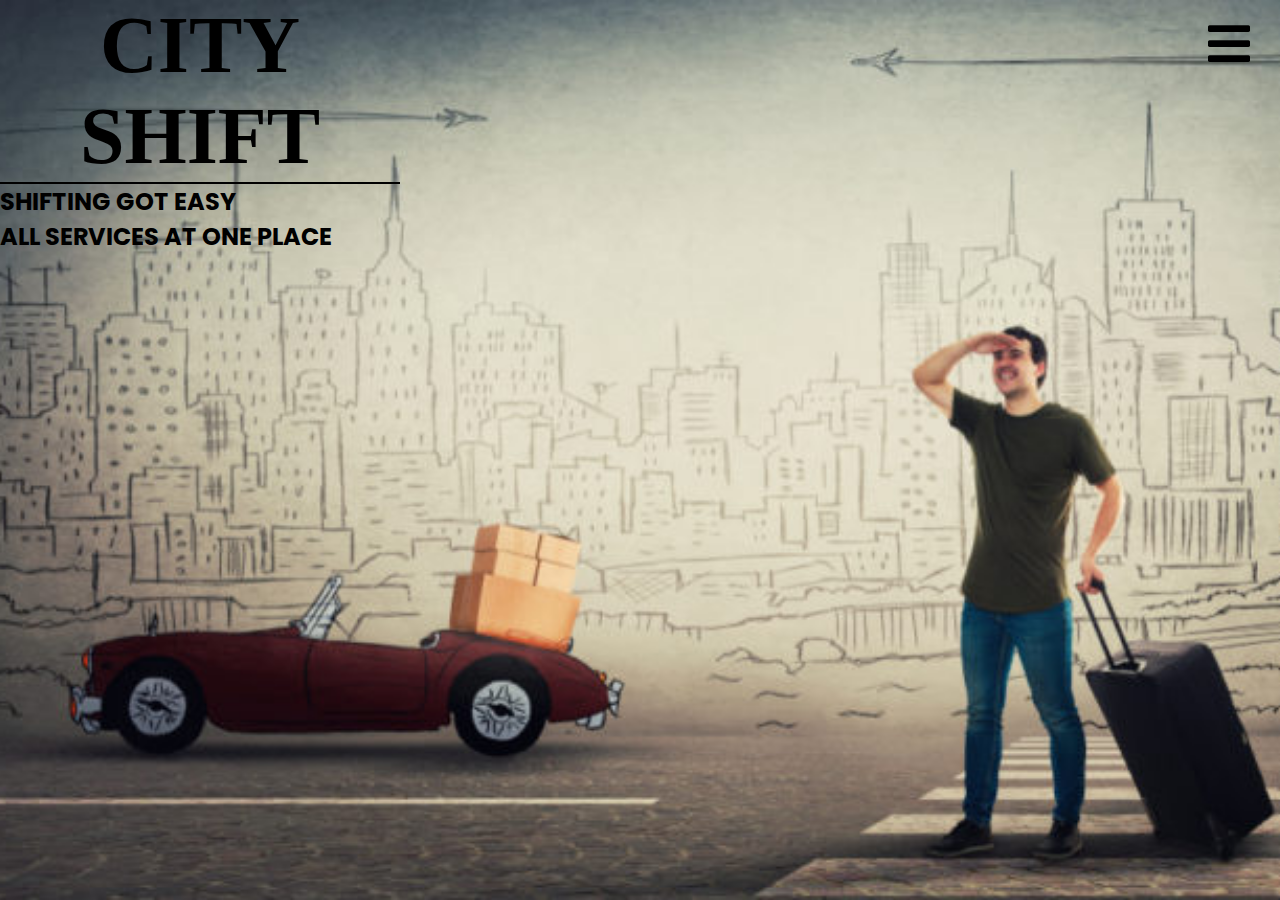
<file: index.html>
<!DOCTYPE html>
<html lang="en">
<head>
    <meta charset="UTF-8">
    <meta http-equiv="X-UA-Compatible" content="IE=edge">
    <meta name="viewport" content="width=device-width, initial-scale=1.0">


    <link rel="stylesheet" href="https://cdnjs.cloudflare.com/ajax/libs/font-awesome/5.15.4/css/all.min.css">


    <link rel="stylesheet" href="style.css">


</head>
<body>
  <div class="container">
    <h1>City Shift</h1>
    <h2>Shifting got easy</h2>
    <h2>All services at one place</h2>
  </div>

<input type="checkbox" name="" id="nav-toggler" class="fas fa-bars">

<nav class="navbar">
    <a href="home/home.html" data-text="Home">Home</a>
    <!-- <a href="#" data-text="Vehicles">Vehicles</a> -->
    <a href="restaurants/foodDelivery.html" data-text="Restaurants">Restaurants</a>
    <a href="services/services.html" data-text="Services">Services</a>
    <a href="contact/contact.html" data-text="Contact">Contact</a>
    <div class="background-image"></div>
</nav>

</body>
</html>
</file>
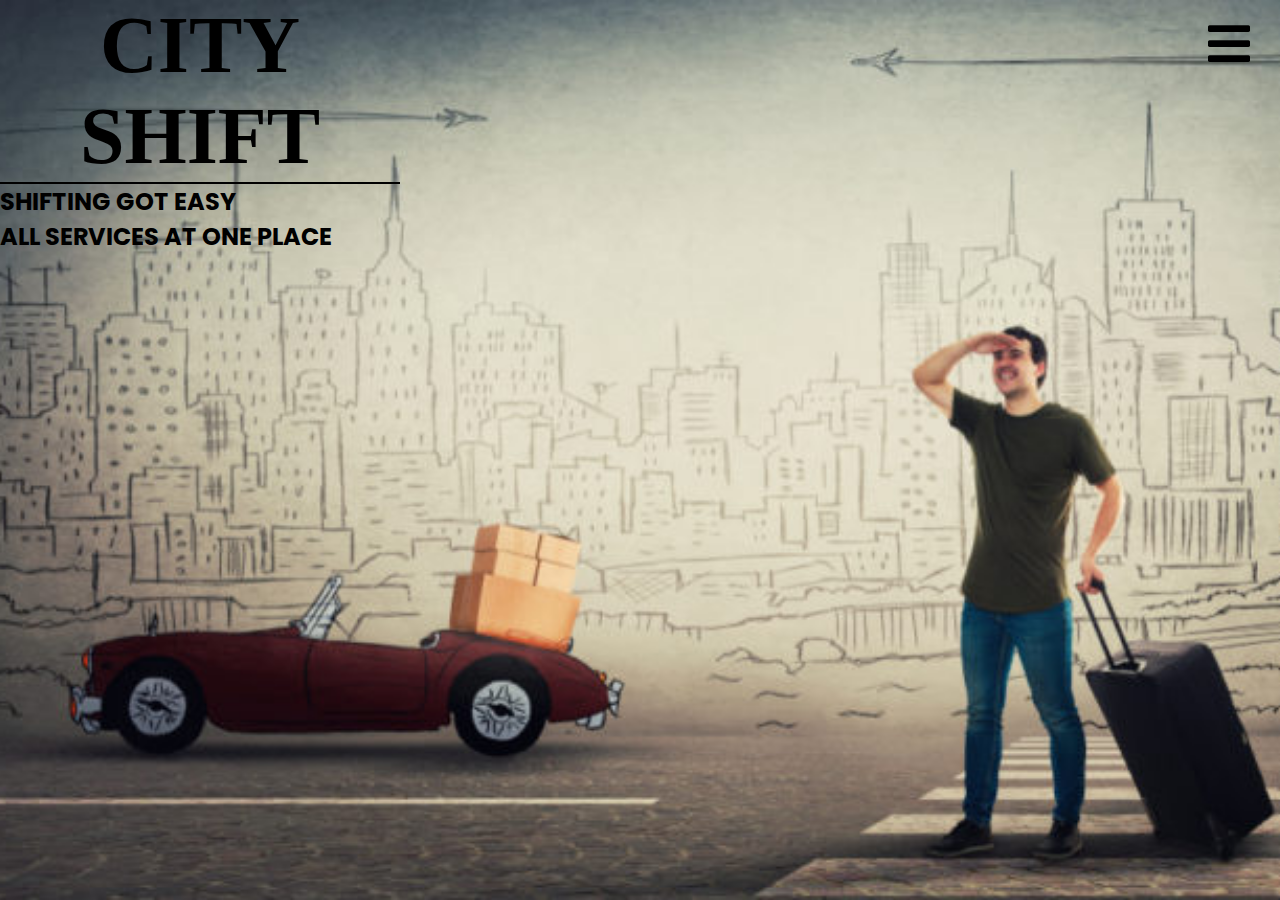
<file: frontpage/index.html>
<!DOCTYPE html>
<html lang="en">
<head>
    <meta charset="UTF-8">
    <meta http-equiv="X-UA-Compatible" content="IE=edge">
    <meta name="viewport" content="width=device-width, initial-scale=1.0">


    <link rel="stylesheet" href="https://cdnjs.cloudflare.com/ajax/libs/font-awesome/5.15.4/css/all.min.css">


    <link rel="stylesheet" href="style.css">


</head>
<body>
  <div class="container">
    <h1>City Shift</h1>
    <h2>Shifting got easy</h2>
    <h2>All services at one place</h2>
  </div>

<input type="checkbox" name="" id="nav-toggler" class="fas fa-bars">

<nav class="navbar">
    <a href="home.html" data-text="Home">Home</a>
    <!-- <a href="#" data-text="Vehicles">Vehicles</a> -->
    <a href="foodDelivery.html" data-text="Restaurants">Restaurants</a>
    <a href="services.html" data-text="Services">Services</a>
    <a href="contact.html" data-text="Contact">Contact</a>
    <div class="background-image"></div>
</nav>

</body>
</html>
</file>
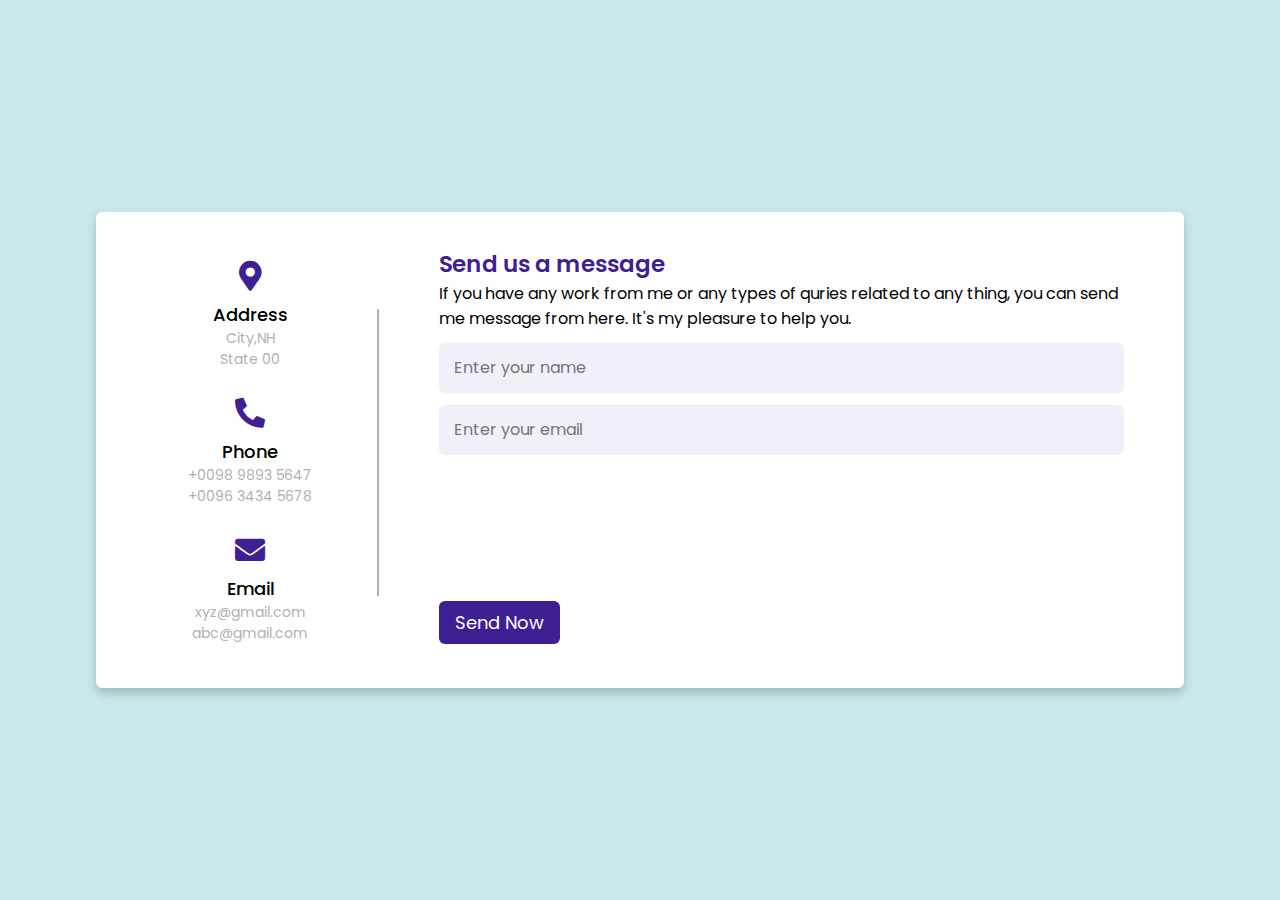
<file: contact/contact.html>
<!DOCTYPE html>
<!-- Created By CodingLab - www.codinglabweb.com -->
<html lang="en" dir="ltr">
  <head>
    <meta charset="UTF-8">

    <link rel="stylesheet" href="contactstyle.css">

    <link rel="stylesheet" href="https://cdnjs.cloudflare.com/ajax/libs/font-awesome/5.15.2/css/all.min.css"/>
     <meta name="viewport" content="width=device-width, initial-scale=1.0">
   </head>
<body>
  <div class="container">
    <div class="content">
      <div class="left-side">
        <div class="address details">
          <i class="fas fa-map-marker-alt"></i>
          <div class="topic">Address</div>
          <div class="text-one">City,NH</div>
          <div class="text-two">State 00</div>
        </div>
        <div class="phone details">
          <i class="fas fa-phone-alt"></i>
          <div class="topic">Phone</div>
          <div class="text-one">+0098 9893 5647</div>
          <div class="text-two">+0096 3434 5678</div>
        </div>
        <div class="email details">
          <i class="fas fa-envelope"></i>
          <div class="topic">Email</div>
          <div class="text-one">xyz@gmail.com</div>
          <div class="text-two">abc@gmail.com</div>
        </div>
      </div>
      <div class="right-side">
        <div class="topic-text">Send us a message</div>
        <p>If you have any work from me or any types of quries related to any thing, you can send me message from here. It's my pleasure to help you.</p>
      <form action="#">
        <div class="input-box">
          <input type="text" placeholder="Enter your name">
        </div>
        <div class="input-box">
          <input type="text" placeholder="Enter your email">
        </div>
        <div class="input-box message-box">

        </div>
        <div class="button">
          <input type="button" value="Send Now" >
        </div>
      </form>
    </div>
    </div>
  </div>
</body>
</html>
</file>
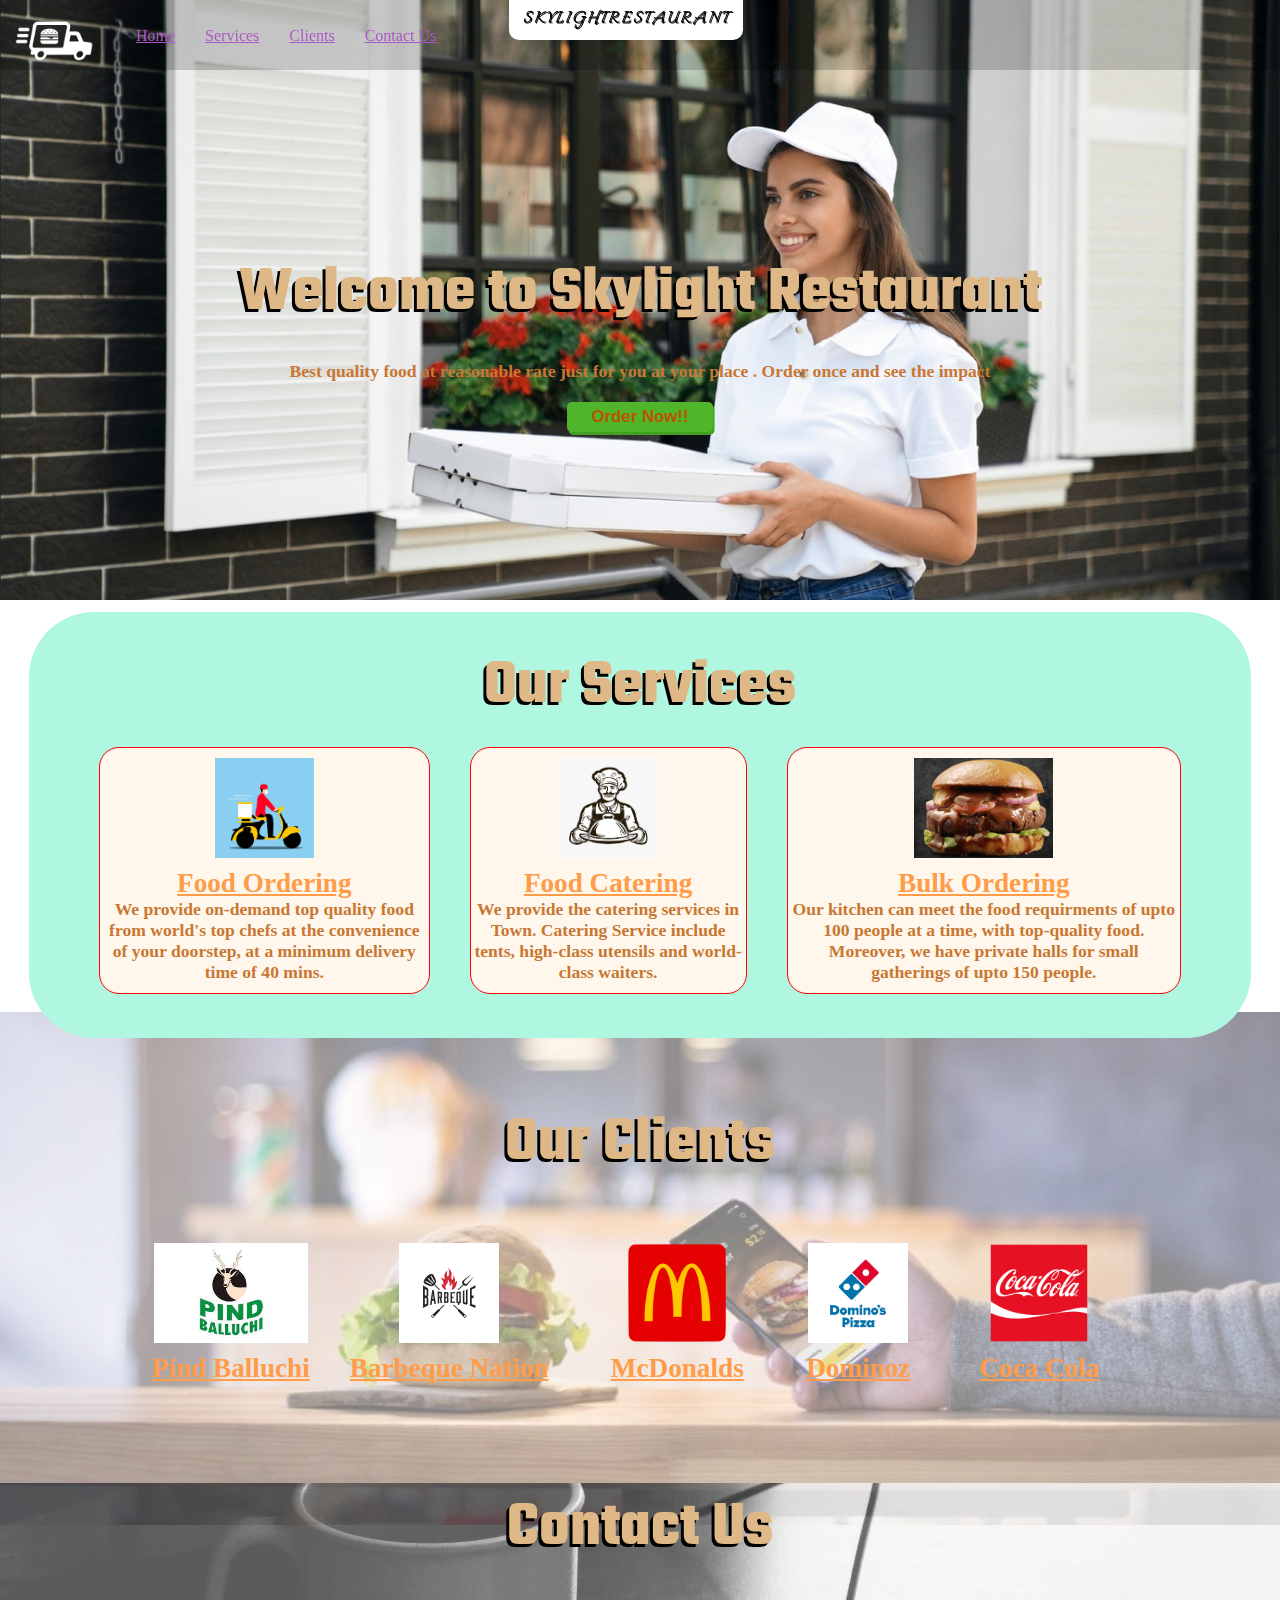
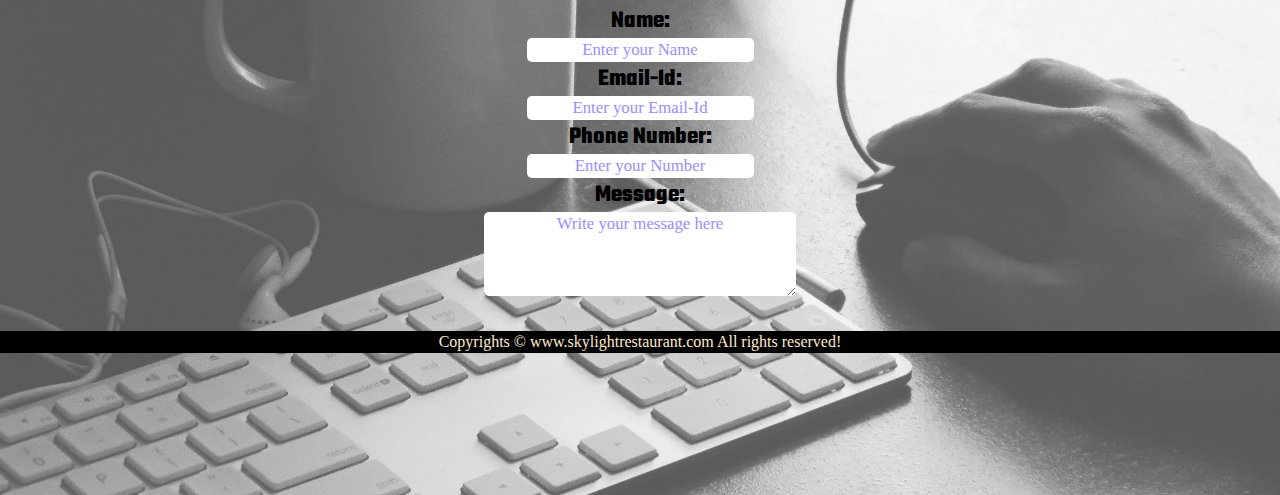
<file: restaurants/foodDelivery.html>
<!DOCTYPE html>
<html lang="en">
  <head>
    <meta charset="UTF-8" />
    <meta http-equiv="X-UA-Compatible" content="IE=edge" />
    <meta name="viewport" content="width=device-width, initial-scale=1.0" />
    <title>Online Delivery | Skylight Restaurant</title>
    <link rel="stylesheet" href="stylecss.css" />
    <link rel="stylesheet" href="phone.css" media="screen and (max-width:900px)">
    <link rel="preconnect" href="https://fonts.gstatic.com" crossorigin />
    <link
      href="https://fonts.googleapis.com/css2?family=Explora&display=swap"
      rel="stylesheet"
    />
    <link
      href="https://fonts.googleapis.com/css2?family=Teko&display=swap"
      rel="stylesheet"
    />
    <!-- <link href="https://fonts.googleapis.com/css2?family=Inconsolata:wght@500&display=swap" rel="stylesheet"> -->
    <link
      href="https://fonts.googleapis.com/css2?family=Bebas+Neue&family=Inconsolata:wght@500&display=swap"
      rel="stylesheet"
    />
  </head>
  <body>
    <div class="nav">
      <img src="logos/logo.png" alt="Tasty Food!!" id="logo" />
      <ul class="options">
        <li class="items"><a href="#home">Home</a></li>
        <li class="items"><a href="#service">Services</a></li>
        <li class="items"><a href="#clients">Clients</a></li>
        <li class="items center"><a href="#contact">Contact Us</a></li>
      </ul>

      <div class="name">S K Y L I G H T      R E S T A U R A N T</div>
    </div>

    <section id="home">
      <h2 class="hprimary center">Welcome to Skylight Restaurant</h2>
      <p class="paraprime">
        Best quality food at reasonable rate just for you at your place . Order once and see the impact
      </p>
      <p class="paraprime">

      <button class="btn">Order Now!!</button>
    </section>

    <section id="service">
      <h1 class="hprimary center">Our Services</h1>
      <div class="bigbox">
        <div class="box">
          <img src="services/order.png" alt="" />

          <h3 class="hsecondary center">Food Ordering</h3>
          <p class="paraprime">
            We provide on-demand top quality food from world's top chefs at the convenience of your doorstep, at a minimum delivery time of 40 mins.
          </p>
        </div>
        <div class="box">
          <img src="services/catering1.png" alt="" class="cater" />
          <h3 class="hsecondary center">Food Catering</h3>
          <p class="paraprime">
            We provide the catering services in Town. Catering Service include tents, high-class utensils and world-class waiters.
          </p>
        </div>
        <div class="box">
          <img src="services/burger1.jpg" alt="" />
          <h3 class="hsecondary center">Bulk Ordering</h3>
          <p class="paraprime">
            Our kitchen can meet the food requirments of upto 100 people at a time, with top-quality food. Moreover, we have private halls for small gatherings of upto 150 people.
          </p>
        </div>
      </div>
    </section>

    <section id="clients">
      <h2 class="hprimary center">Our Clients</h2>
      <div class="client">
        <div class="clientLogo">
          <img src="logos/pind.jpg" alt="">
          <h3 class="hsecondary">Pind Balluchi</h3>
        </div>
        <div class="clientLogo">
          <img src="logos/bbq.jpg" alt="">
          <h2 class="hsecondary">Barbeque Nation</h2>
        </div>
        <div class="clientLogo">
          <img src="logos/mcd.png" alt="">
          <h2 class="hsecondary">McDonalds</h2>
        </div>
        <div class="clientLogo">
          <img src="logos/dom.png" alt="">
          <h2 class="hsecondary">Dominoz</h2>
        </div>
        <div class="clientLogo">
          <img src="logos/coke.png" alt="">
          <h2 class="hsecondary">Coca Cola</h2>
        </div>
      </div>
    </section>

    <section id="contact">
      <h2 class="hprimary center">Contact Us</h2>
      <div id="contactForm">
        <form action="" class="contactForm">
          <label for="name" >Name:</label>
          <input type="text" id="name" placeholder="Enter your Name">
          <label for="email" >Email-Id:</label>
          <input type="email" id="emailid" placeholder="Enter your Email-Id">
          <label for="name" >Phone Number:</label>
          <input type="text" id="number" placeholder="Enter your Number">
          <label for="name" >Message:</label>
          <textarea name="message" id="message" cols="30" rows="4" placeholder="Write your message here"></textarea>

        </form>
      </div>
    </section>

    <footer class="center">Copyrights &copy; www.skylightrestaurant.com All rights reserved!</footer>
  </body>
</html>
</file>
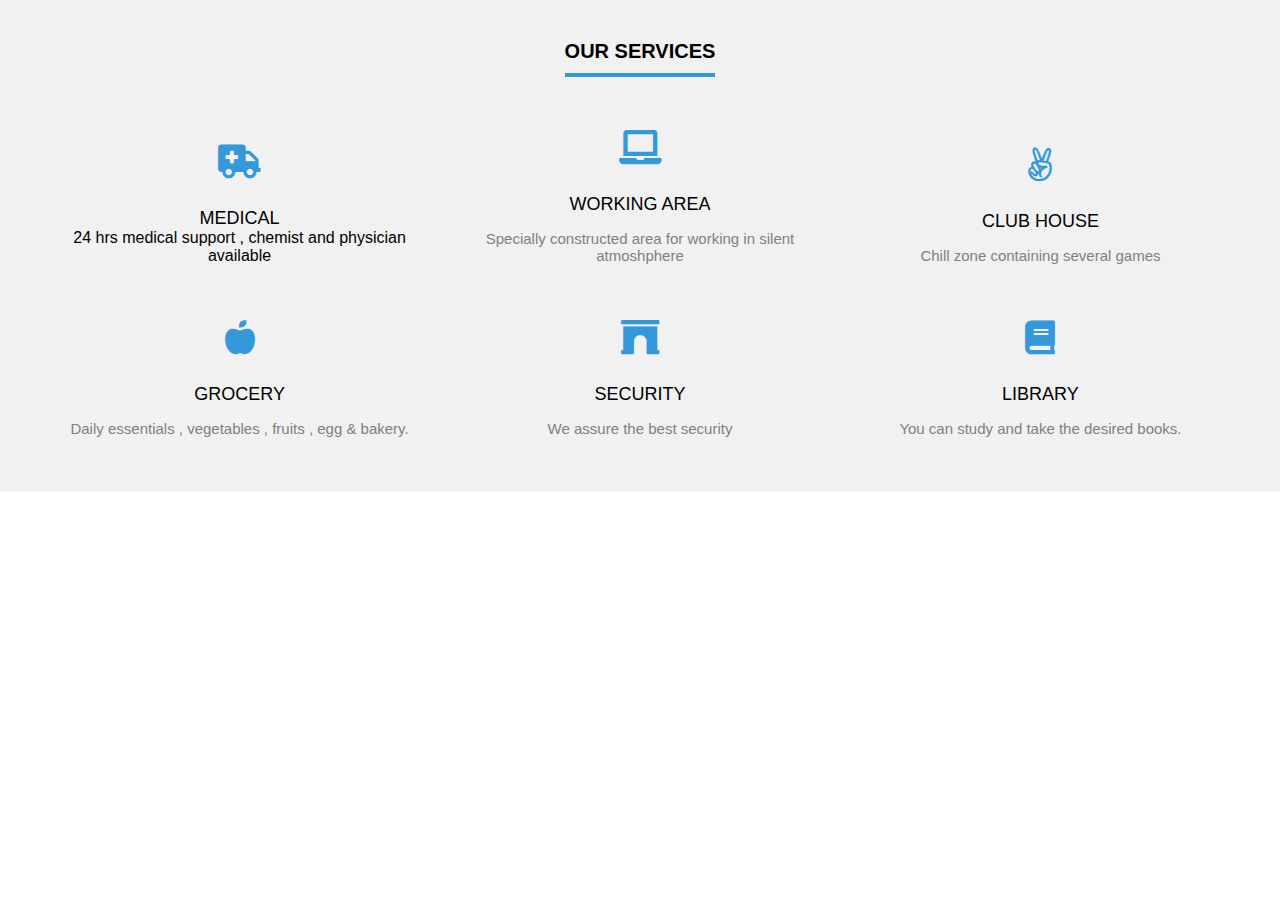
<file: services/services.html>
<!DOCTYPE html>
<html lang="en" dir="ltr">
  <head>
    <meta charset="utf-8">
    <title></title>
    <link rel="stylesheet" href="servicesstyle.css">
    <link rel="stylesheet" href="https://use.fontawesome.com/releases/v5.3.1/css/all.css">
    <meta name="viewport" content="width=device-width, initial-scale=1.0">
  </head>
  <body>
    <div class="services">
      <h1>Our Services</h1>
      <div class="cen">
        <div class="service">
          <i class="fas fa-ambulance"></i>
          <h2>Medical</h2>
          <p2>24 hrs medical support , chemist and physician available</p>
        </div>

        <div class="service">
          <i class="fa fa-laptop"></i>
          <h2>Working area</h2>
          <p>Specially constructed area for working in silent atmoshphere</p>
        </div>

        <div class="service">
          <i class="fab fa-angellist"></i>
          <h2>Club House</h2>
          <p>Chill zone containing several games</p>
        </div>

        <div class="service">
          <i class="fas fa-apple-alt"></i>
          <h2>Grocery</h2>
          <p>Daily essentials , vegetables , fruits , egg & bakery.</p>
        </div>

        <div class="service">
          <i class="fas fa-archway"></i>
          <h2>Security</h2>
          <p>We assure the best security  </p>
        </div>

        <div class="service">
          <i class="fa fa-book"></i>
          <h2>Library</h2>
          <p>You can study and take the desired books.</p>
        </div>
      </div>
    </div>
  </body>
</html>
</file>
<file: style.css>
@import url('https://fonts.googleapis.com/css2?family=Poppins:wght@100;300;400;500;600;900&display=swap');

*{
  font-family: 'Poppins', sans-serif;
  margin:0; padding:0;
  box-sizing: border-box;
  outline: none; border:none;
  text-decoration: none;
  text-transform: uppercase;
  transition: all .2s linear;
}
html {
  background: url(frontpage/fp2.jpg) no-repeat center center fixed;
  -webkit-background-size: cover;
  -moz-background-size: cover;
  -o-background-size: cover;
  background-size: cover;
}

#nav-toggler{
  -webkit-appearance: none;
  position: fixed;
  top:20px; right:30px;
  cursor: pointer;
  z-index: 1010;
  font-size: 3rem;
}

#nav-toggler:checked{
  transform: rotate(180deg);
}

#nav-toggler:checked::before{
  content: '\f00d';
  color:#fff;
  transition: .2s linear .2s;
}

#nav-toggler:checked ~ .navbar{
  left:0;
}

.navbar{
  position: fixed;
  top:0; left:-110%;
  height: 100%;
  width: 100%;
  z-index: 1000;
  display: flex;
  align-items: flex-start;
  justify-content: center;
  flex-flow: column;
  padding:0 10%;
}

.navbar a{
  font-size: 4em;
  color:transparent;
  -webkit-text-stroke: .5px rgba(255,255,255,.5);
  font-weight: bolder;
  position: relative;
  letter-spacing: 3px;
}

.navbar a::before{
  content: attr(data-text);
  position: absolute;
  top:0; left:0;
  color:rgba(255,255,255,.9);
  transition: .3s linear;
  clip-path: polygon(0 0, 0 0, 0 100%, 0% 100%);
}

.navbar a:hover::before{
  clip-path: polygon(0 0, 100% 0, 99% 100%, 0 100%);
}

.background-image{
  position: absolute;
  top:0; left:0;
  height: 100%;
  width: 100%;
  background: url(frontpage/4.jpg) no-repeat;
  background-size: cover;
  background-position: center;
  z-index: -1;
}

/* .navbar a:hover:nth-child(2) ~ .background-image{
  background: url(vehicles.jpg) no-repeat;
  background-size: cover;
  background-position: center;
} */


h1{
  font-family: fantasy;
  font-size: 5em;
  border-bottom: 2px solid black;
  /* border-right: 2px solid pink; */
  width: 400px;
  text-align: center;
  box-shadow: 4px 4px 5px #888888
  margin-top: 10px;
}
ul{
  font-size: 3em;
}

.navbar a:hover:nth-child(2) ~ .background-image{
  background: url(frontpage/res3.jpg) no-repeat;
  background-size: cover;
  background-position: center;
}

.navbar a:hover:nth-child(3) ~ .background-image{
  background: url(frontpage/nav-img-4.jpg) no-repeat;
  background-size: cover;
  background-position: center;
}

.navbar a:hover:nth-child(4) ~ .background-image{
  background: url(frontpage/contact2.jpg) no-repeat;
  background-size: cover;
  background-position: center;
}


@media (max-width:768px){
  .navbar a{
    font-size: 3em;
  }
}

@media (max-width:450px){
  .navbar a{
    font-size: 2em;
  }
}
</file>
<file: frontpage/style.css>
@import url('https://fonts.googleapis.com/css2?family=Poppins:wght@100;300;400;500;600;900&display=swap');

*{
  font-family: 'Poppins', sans-serif;
  margin:0; padding:0;
  box-sizing: border-box;
  outline: none; border:none;
  text-decoration: none;
  text-transform: uppercase;
  transition: all .2s linear;
}
html {
  background: url(fp2.jpg) no-repeat center center fixed;
  -webkit-background-size: cover;
  -moz-background-size: cover;
  -o-background-size: cover;
  background-size: cover;
}

#nav-toggler{
  -webkit-appearance: none;
  position: fixed;
  top:20px; right:30px;
  cursor: pointer;
  z-index: 1010;
  font-size: 3rem;
}

#nav-toggler:checked{
  transform: rotate(180deg);
}

#nav-toggler:checked::before{
  content: '\f00d';
  color:#fff;
  transition: .2s linear .2s;
}

#nav-toggler:checked ~ .navbar{
  left:0;
}

.navbar{
  position: fixed;
  top:0; left:-110%;
  height: 100%;
  width: 100%;
  z-index: 1000;
  display: flex;
  align-items: flex-start;
  justify-content: center;
  flex-flow: column;
  padding:0 10%;
}

.navbar a{
  font-size: 4em;
  color:transparent;
  -webkit-text-stroke: .5px rgba(255,255,255,.5);
  font-weight: bolder;
  position: relative;
  letter-spacing: 3px;
}

.navbar a::before{
  content: attr(data-text);
  position: absolute;
  top:0; left:0;
  color:rgba(255,255,255,.9);
  transition: .3s linear;
  clip-path: polygon(0 0, 0 0, 0 100%, 0% 100%);
}

.navbar a:hover::before{
  clip-path: polygon(0 0, 100% 0, 99% 100%, 0 100%);
}

.background-image{
  position: absolute;
  top:0; left:0;
  height: 100%;
  width: 100%;
  background: url(4.jpg) no-repeat;
  background-size: cover;
  background-position: center;
  z-index: -1;
}

/* .navbar a:hover:nth-child(2) ~ .background-image{
  background: url(vehicles.jpg) no-repeat;
  background-size: cover;
  background-position: center;
} */


h1{
  font-family: fantasy;
  font-size: 5em;
  border-bottom: 2px solid black;
  /* border-right: 2px solid pink; */
  width: 400px;
  text-align: center;
  box-shadow: 4px 4px 5px #888888
  margin-top: 10px;
}
ul{
  font-size: 3em;
}

.navbar a:hover:nth-child(2) ~ .background-image{
  background: url(res3.jpg) no-repeat;
  background-size: cover;
  background-position: center;
}

.navbar a:hover:nth-child(3) ~ .background-image{
  background: url(nav-img-4.jpg) no-repeat;
  background-size: cover;
  background-position: center;
}

.navbar a:hover:nth-child(4) ~ .background-image{
  background: url(contact2.jpg) no-repeat;
  background-size: cover;
  background-position: center;
}


@media (max-width:768px){
  .navbar a{
    font-size: 3em;
  }
}

@media (max-width:450px){
  .navbar a{
    font-size: 2em;
  }
}
</file>
<file: contact/contactstyle.css>
/* Google Font CDN Link */
@import url('https://fonts.googleapis.com/css2?family=Poppins:wght@200;300;400;500;600;700&display=swap');
*{
  margin: 0;
  padding: 0;
  box-sizing: border-box;
  font-family: "Poppins" , sans-serif;
}
body{
  min-height: 100vh;
  width: 100%;
  background: #c8e8e9;
  display: flex;
  align-items: center;
  justify-content: center;
}
.container{
  width: 85%;
  background: #fff;
  border-radius: 6px;
  padding: 20px 60px 30px 40px;
  box-shadow: 0 5px 10px rgba(0, 0, 0, 0.2);
}
.container .content{
  display: flex;
  align-items: center;
  justify-content: space-between;
}
.container .content .left-side{
  width: 25%;
  height: 100%;
  display: flex;
  flex-direction: column;
  align-items: center;
  justify-content: center;
  margin-top: 15px;
  position: relative;
}
.content .left-side::before{
  content: '';
  position: absolute;
  height: 70%;
  width: 2px;
  right: -15px;
  top: 50%;
  transform: translateY(-50%);
  background: #afafb6;
}
.content .left-side .details{
  margin: 14px;
  text-align: center;
}
.content .left-side .details i{
  font-size: 30px;
  color: #3e2093;
  margin-bottom: 10px;
}
.content .left-side .details .topic{
  font-size: 18px;
  font-weight: 500;
}
.content .left-side .details .text-one,
.content .left-side .details .text-two{
  font-size: 14px;
  color: #afafb6;
}
.container .content .right-side{
  width: 75%;
  margin-left: 75px;
}
.content .right-side .topic-text{
  font-size: 23px;
  font-weight: 600;
  color: #3e2093;
}
.right-side .input-box{
  height: 50px;
  width: 100%;
  margin: 12px 0;
}
.right-side .input-box input,
.right-side .input-box textarea{
  height: 100%;
  width: 100%;
  border: none;
  outline: none;
  font-size: 16px;
  background: #F0F1F8;
  border-radius: 6px;
  padding: 0 15px;
  resize: none;
}
.right-side .message-box{
  min-height: 110px;
}
.right-side .input-box textarea{
  padding-top: 6px;
}
.right-side .button{
  display: inline-block;
  margin-top: 12px;
}
.right-side .button input[type="button"]{
  color: #fff;
  font-size: 18px;
  outline: none;
  border: none;
  padding: 8px 16px;
  border-radius: 6px;
  background: #3e2093;
  cursor: pointer;
  transition: all 0.3s ease;
}
.button input[type="button"]:hover{
  background: #5029bc;
}

@media (max-width: 950px) {
  .container{
    width: 90%;
    padding: 30px 40px 40px 35px ;
  }
  .container .content .right-side{
   width: 75%;
   margin-left: 55px;
}
}
@media (max-width: 820px) {
  .container{
    margin: 40px 0;
    height: 100%;
  }
  .container .content{
    flex-direction: column-reverse;
  }
 .container .content .left-side{
   width: 100%;
   flex-direction: row;
   margin-top: 40px;
   justify-content: center;
   flex-wrap: wrap;
 }
 .container .content .left-side::before{
   display: none;
 }
 .container .content .right-side{
   width: 100%;
   margin-left: 0;
 }
}
</file>
<file: restaurants/stylecss.css>
* {
  margin: 0;
  padding: 0;
}

html{
  scroll-behavior: smooth;
}
#logo {
  width: 80px;
  height: 80px;
  filter: invert(100%);
  margin: 1px 14px;
}
.center {
  text-align: center;
}

.nav {
  height: 70px;
  display: flex;
  position: sticky;
  top: 0;
}

.nav::before {
  content: "";
  background-color: black;
  position: absolute;
  top: 0;
  width: 100%;
  height: 100%;
  z-index: -1;
  opacity: 0.18;
}

.options {
  display: flex;
  margin: 27px 13px;
}

.items {
  color: white;
  list-style: none;
}

.items a {
  padding: 2px 15px;
  font-family: "Baloo Bhai 2", cursive;
  color: #ac58c4;
}
.items a:hover {
  text-decoration: underline;
  border: 2px solid rgb(255, 130, 57);
  border-radius: 5px;
  color: #53afbc;
  cursor: pointer;
  font-size: 1.1rem;
}

.name {
  color: black;
  font-family: "Explora", cursive;
  border-bottom-left-radius: 10px;
  border-bottom-right-radius: 10px;
  background-color: white;
  height: 30px;
  align-items: center;
  padding: 5px 15px;
  margin: 0px 45px;
  font-weight: 1000;
  font-size: 20px;
  cursor: pointer;
  transition: all 0.15s ease-in;
  text-shadow: 0.5px 0.5px black;
}
.name:hover {
  transform: scale(1.15);
  color: #2c12e6;
  background-color: black;
}

#home {
  display: flex;
  align-items: center;
  justify-content: center;
  flex-direction: column;
  padding: 5px 40px;
  height: 497px;
  margin: 15px 30px;
}

.hprimary {
  font-size: 4rem;
  color: burlywood;
  font-family: "Teko", sans-serif;
  text-shadow: -3px 3px black;
}

#home h2 {
  margin: 22px 2px;
}

.paraprime {
  font-weight: bold;
  color: #c87733;
  font-size: 1.1rem;
  text-align: center;
}

#home::before {
  content: "";
  background: url("backgroundImages/back61.jpg") no-repeat center center/cover;
  position: absolute;
  top: 0;
  left: 0;
  width: 100%;
  height: 600px;
  z-index: -1;
}

.btn {
  margin: 20px 2px;
  border: none;
  padding: 5px 25px;
  border-radius: 5px;
  background-color: #50b52b;
  color: #ba5400;
  cursor: pointer;
  font-weight: bold;
  font-size: 1.05rem;
  box-shadow: 1.5px 3px #44a023;
  transition: all 0.2s ease-in-out;
}
.btn:hover {
  background-color: #5ac533;
}

#service {
  color: white;
  display: flex;
  flex-direction: column;
  align-items: center;
  background-color: rgb(175, 247, 224);
  justify-content: center;
  margin: 20px 29px;
  border-radius: 65px;
  padding: 3px 50px;
  height: 420px;
}

#service img {
  height: 100px;
  display: block;
  margin: 0px auto;
}
.bigbox {
  display: flex;
  align-items: center;
  justify-content: center;
}

.box {
  margin: 15px 20px;
  border: 1px solid red;
  padding: 10px 3px;
  border-radius: 20px;
  background-color: rgb(255, 247, 235);
  transition: all 0.2s ease-in-out;
}

.box:hover {
  transform: scale(1.2);
}

.hsecondary {
  color: #ff9c4a;
  font-size: 1.7rem;
  padding-top: 10px;
  font-family: "Baloo Bhai 2", cursive;
  text-decoration: underline;
}

.cater {
  width: 100px;
  height: 100px;
}

#clients {
  display: flex;
  align-items: center;
  justify-content: center;
  flex-direction: column;
  height: 420px;
}

#clients::before {
  content: "";
  background: url("backgroundImages/back41.jpg") no-repeat center center/cover;
  width: 100%;
  height: 57%;
  position: absolute;
  opacity: 0.5;
  z-index: -1;
}

.client {
  display: flex;
  align-items: center;
  justify-content: center;
  height: 250px;
}
.client img {
  height: 100px;
  transition: all 0.1s ease-in-out;
}

.client img:hover {
  transform: scale(1.3);
}

.clientLogo {
  margin: 3px 20px;
  display: flex;
  flex-direction: column;
  align-items: center;
  justify-content: center;
}

#contact {
  margin: 5px;
  font-family: "Teko", sans-serif;
  font-size: 20px;
}
#contact::before {
  content: "";
  background: url("backgroundImages/contact1.jpg") no-repeat center center/cover;
  width: 100%;
  height: 68%;
  z-index: -1;
  opacity: 0.8;
  margin: 0;
  padding: 0;
  position: absolute;
  left: 0;
}

.contactForm {
  display: flex;
  flex-direction: column;
  width: 500px;
  padding: 30px 2px;
  margin: auto;
  justify-content: center;
  align-items: center;
}
label {
  font-weight: bold;
  font-size: 1.5rem;
}
input,
textarea {
  text-align: center;
  border-radius: 5px;
  border: none;
  padding: 2px 10px;
  color: rgb(192, 120, 3);
  font-size: 1.05rem;
  font-family: "Baloo Bhai 2", cursive;
}

input::placeholder,
textarea::placeholder {
  color: #9b8eff;
  font-family: "Baloo Bhai 2", cursive;
}

footer {
  padding: 2px;
  background-color: black;
  color: blanchedalmond;
}
</file>
<file: restaurants/phone.css>
.nav{
    flex-direction: column;
    align-items: center;
    height: 100%;
}
.options{
    margin: 15px 5px;
}
.options li a{
    font-size: 1rem;
    padding: 0 5px;
}
.gayab{
    display: none;
}
.btn{
    margin: 5px 2px;
}
#home{
    height: 650px;
    margin: 5px 2px;
    padding: 1px 5px;
}
#home::before{
    height: 120%;
}
.name{
    display: none;
}
#service{
    height: 1500px;
    margin: 40px 29px;
}
.bigbox{
    flex-direction: column;
}
.clientLogo{
    margin: 0;
    padding: 0 4px;
}

.client img{
    height: 50px;
}

.client{
    flex-wrap: wrap;
}

.contactForm{
    width: 350px;
    height: 260px;
}
</file>
<file: services/servicesstyle.css>
body{
  margin: 0;
  padding: 0;
  font-family: "montserrat",sans-serif;
}
.services{
  background: #f1f1f1;
  text-align: center;
}
.services h1{
  display: inline-block;
  text-transform: uppercase;
  border-bottom: 4px solid #3498db;
  font-size: 20px;
  padding-bottom: 10px;
  margin-top: 40px;
}
.cen{
  max-width: 1200px;
  margin: auto;
  overflow: hidden;
  padding: 20px;
}
.service{
  display: inline-block;
  width: calc(100% / 3);
  margin: 0 -2px;
  padding: 20px;
  box-sizing: border-box;
  cursor: pointer;
  transition: 0.4s;
}
.service:hover{
  background: #ddd;
}
.service i{
  color: #3498db;
  font-size: 34px;
  margin-bottom: 30px;
}
.service h2{
  font-size: 18px;
  text-transform: uppercase;
  font-weight: 500;
  margin: 0;
}
.service p{
  color: gray;
  font-size: 15px;
  font-weight: 500;
}
@media screen and (max-width: 800px) {
  .service{
    width: 50%;
  }
}
@media screen and (max-width: 500px) {
  .service{
    width: 100%;
  }
}
</file>
